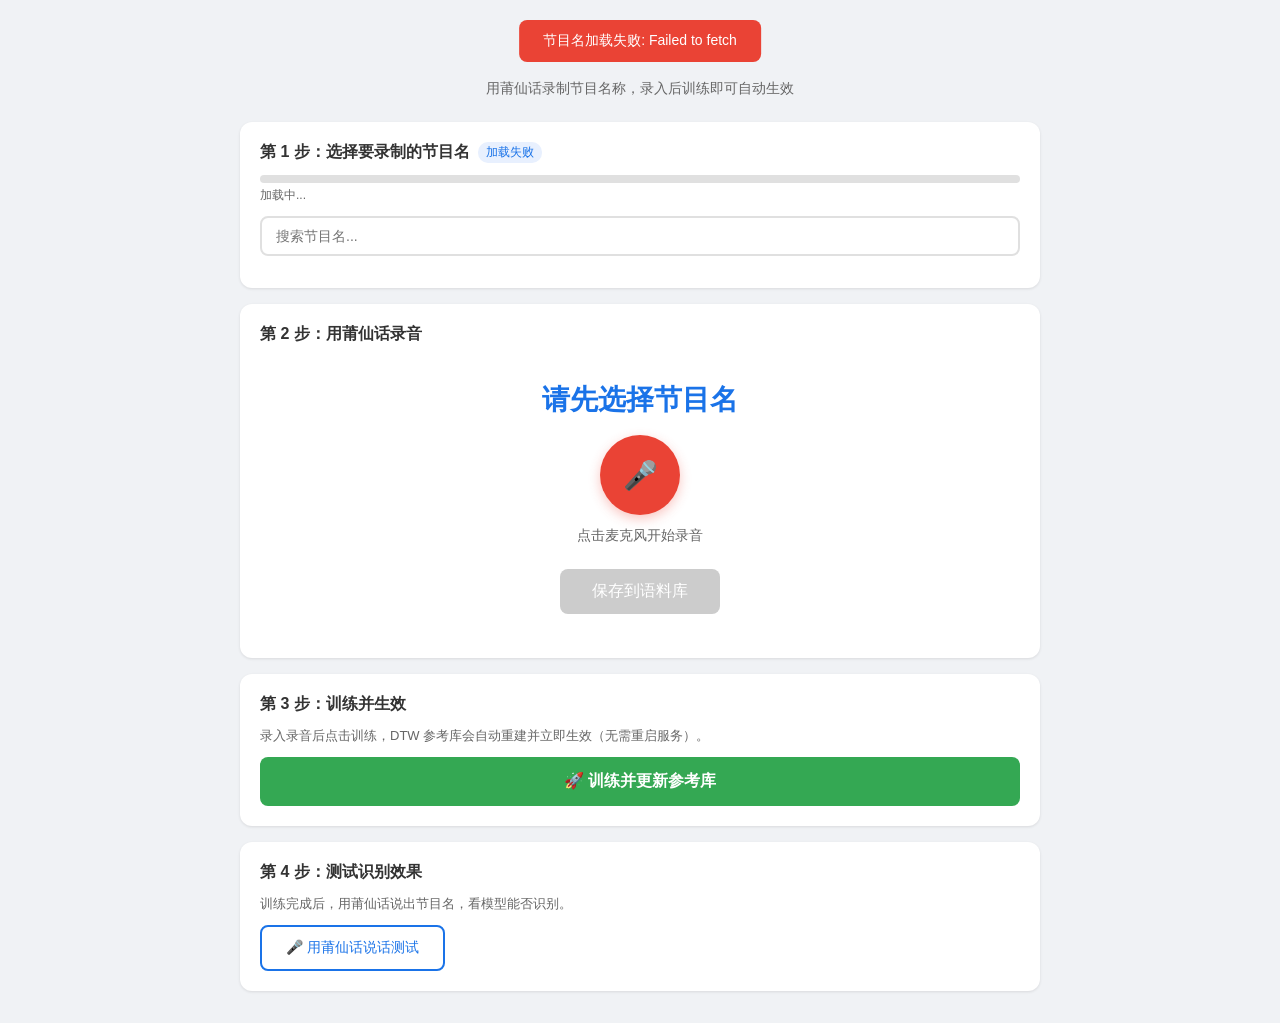
<file: record.html>
<!DOCTYPE html>
<html lang="zh-CN">
<head>
<meta charset="UTF-8">
<meta name="viewport" content="width=device-width, initial-scale=1.0">
<title>莆仙话语料录入</title>
<style>
* { margin: 0; padding: 0; box-sizing: border-box; }
body {
  font-family: -apple-system, "PingFang SC", "Noto Sans CJK SC", sans-serif;
  background: #f0f2f5; color: #333; min-height: 100vh; padding: 16px;
}
.container { max-width: 800px; margin: 0 auto; }
h1 { text-align: center; font-size: 24px; margin: 16px 0; color: #1a73e8; }
.subtitle { text-align: center; font-size: 14px; color: #666; margin-bottom: 24px; }

.section {
  background: #fff; border-radius: 12px; padding: 20px; margin-bottom: 16px;
  box-shadow: 0 1px 3px rgba(0,0,0,0.1);
}
.section-title {
  font-size: 16px; font-weight: 600; margin-bottom: 12px; color: #333;
  display: flex; align-items: center; gap: 8px;
}
.section-title .badge {
  background: #e8f0fe; color: #1a73e8; font-size: 12px;
  padding: 2px 8px; border-radius: 10px; font-weight: normal;
}

/* 待录制提醒 */
.alert-bar {
  background: #fff3cd; border: 1px solid #ffeaa7; border-radius: 8px;
  padding: 12px 16px; margin-bottom: 16px; font-size: 14px; color: #856404;
  display: none;
}
.alert-bar.show { display: block; }
.alert-bar strong { color: #d63384; }

/* 进度条 */
.progress-bar {
  width: 100%; height: 8px; background: #e0e0e0; border-radius: 4px;
  margin: 8px 0 4px; overflow: hidden;
}
.progress-fill {
  height: 100%; background: #34a853; border-radius: 4px;
  transition: width 0.5s ease;
}
.progress-text { font-size: 12px; color: #666; }

/* 节目名按钮网格 */
.program-grid {
  display: grid; grid-template-columns: repeat(auto-fill, minmax(130px, 1fr));
  gap: 8px;
}
.program-btn {
  padding: 10px 12px; border: 2px solid #e0e0e0; border-radius: 8px;
  background: #fff; cursor: pointer; font-size: 14px; color: #333;
  transition: all 0.2s; text-align: center; position: relative;
}
.program-btn:hover { border-color: #1a73e8; background: #f8fbff; }
.program-btn.selected {
  border-color: #1a73e8; background: #e8f0fe; color: #1a73e8;
  font-weight: 600; box-shadow: 0 2px 8px rgba(26,115,232,0.2);
}
.program-btn.trained { border-color: #34a853; }
.program-btn.trained::after {
  content: '✓'; position: absolute; top: 2px; right: 6px;
  font-size: 12px; color: #34a853;
}
.program-btn .count {
  font-size: 11px; color: #999; display: block; margin-top: 2px;
}
.program-btn.selected .count { color: #1a73e8; }
.program-btn .status {
  font-size: 10px; display: block; margin-top: 1px;
}
.status-recorded { color: #f9a825; }
.status-trained { color: #34a853; }
.status-none { color: #ccc; }

/* 录音区域 */
.record-area { text-align: center; padding: 24px 16px; }
.selected-display {
  font-size: 28px; font-weight: 700; color: #1a73e8; margin-bottom: 16px;
}
.record-btn {
  width: 80px; height: 80px; border-radius: 50%; border: none;
  background: #ea4335; color: #fff; font-size: 28px; cursor: pointer;
  transition: all 0.3s; box-shadow: 0 4px 12px rgba(234,67,53,0.3);
  display: inline-flex; align-items: center; justify-content: center;
}
.record-btn:hover { transform: scale(1.05); }
.record-btn.recording { background: #34a853; animation: pulse 1.5s infinite; }
@keyframes pulse {
  0%, 100% { box-shadow: 0 4px 12px rgba(52,168,83,0.3); }
  50% { box-shadow: 0 4px 24px rgba(52,168,83,0.6); }
}
.record-hint { margin-top: 12px; font-size: 14px; color: #666; }
.timer { font-size: 20px; font-weight: 600; color: #333; margin-top: 8px; }

.save-btn {
  margin-top: 16px; padding: 12px 32px; border: none; border-radius: 8px;
  background: #1a73e8; color: #fff; font-size: 16px; cursor: pointer;
  transition: all 0.2s;
}
.save-btn:hover { background: #1557b0; }
.save-btn:disabled { background: #ccc; cursor: not-allowed; }

/* 统计 */
.stats-row { display: flex; gap: 12px; margin: 12px 0; }
.stat-card {
  flex: 1; background: #f8fbff; border-radius: 8px; padding: 12px;
  text-align: center;
}
.stat-card .num { font-size: 28px; font-weight: 700; color: #1a73e8; }
.stat-card .label { font-size: 12px; color: #666; margin-top: 2px; }

/* 训练 */
.train-btn {
  padding: 14px 32px; border: none; border-radius: 8px;
  background: #34a853; color: #fff; font-size: 16px; cursor: pointer;
  width: 100%; transition: all 0.2s; font-weight: 600;
}
.train-btn:hover { background: #2d9244; }
.train-btn:disabled { background: #ccc; cursor: not-allowed; }
.train-result {
  margin-top: 12px; padding: 16px; border-radius: 8px;
  background: #e8f5e9; font-size: 14px; display: none;
}
.train-result.show { display: block; }
.train-result table { width: 100%; border-collapse: collapse; margin-top: 8px; }
.train-result th, .train-result td {
  text-align: left; padding: 4px 8px; border-bottom: 1px solid #c8e6c9;
  font-size: 13px;
}
.train-result th { color: #2e7d32; }

/* 测试 */
.test-btn {
  padding: 12px 24px; border: 2px solid #1a73e8; border-radius: 8px;
  background: #fff; color: #1a73e8; font-size: 14px; cursor: pointer;
  transition: all 0.2s;
}
.test-btn:hover { background: #e8f0fe; }
.test-btn.recording { background: #ea4335; color: #fff; border-color: #ea4335; }
.test-result {
  margin-top: 12px; padding: 16px; border-radius: 8px;
  background: #f5f5f5; font-size: 18px; text-align: center; display: none;
}
.test-result.show { display: block; }
.test-result .recognized { font-size: 24px; font-weight: 700; color: #1a73e8; }
.test-result .match { font-size: 14px; margin-top: 8px; }

.search-box {
  width: 100%; padding: 10px 14px; border: 2px solid #e0e0e0;
  border-radius: 8px; font-size: 14px; margin-bottom: 12px;
}
.search-box:focus { border-color: #1a73e8; outline: none; }

.toast {
  position: fixed; top: 20px; left: 50%; transform: translateX(-50%);
  padding: 12px 24px; border-radius: 8px; color: #fff; font-size: 14px;
  z-index: 9999; opacity: 0; transition: opacity 0.3s;
}
.toast.show { opacity: 1; }
.toast.success { background: #34a853; }
.toast.error { background: #ea4335; }
</style>
</head>
<body>
<div class="container">
  <h1>莆仙话语料录入</h1>
  <p class="subtitle">用莆仙话录制节目名称，录入后训练即可自动生效</p>

  <!-- 待录制提醒 -->
  <div class="alert-bar" id="alertBar"></div>

  <!-- 节目名选择 -->
  <div class="section">
    <div class="section-title">
      第 1 步：选择要录制的节目名
      <span class="badge" id="programCount">加载中...</span>
    </div>
    <div class="progress-bar"><div class="progress-fill" id="progressFill" style="width:0%"></div></div>
    <div class="progress-text" id="progressText">加载中...</div>
    <input type="text" class="search-box" id="searchBox" placeholder="搜索节目名..." style="margin-top:12px;">
    <div class="program-grid" id="programGrid"></div>
  </div>

  <!-- 录音区域 -->
  <div class="section">
    <div class="section-title">第 2 步：用莆仙话录音</div>
    <div class="record-area">
      <div class="selected-display" id="selectedDisplay">请先选择节目名</div>
      <button class="record-btn" id="recordBtn" disabled>🎤</button>
      <div class="record-hint" id="recordHint">点击麦克风开始录音</div>
      <div class="timer" id="timer"></div>
      <button class="save-btn" id="saveBtn" disabled>保存到语料库</button>
    </div>
  </div>

  <!-- 训练 -->
  <div class="section">
    <div class="section-title">第 3 步：训练并生效</div>
    <p style="font-size:13px;color:#666;margin-bottom:12px;">
      录入录音后点击训练，DTW 参考库会自动重建并立即生效（无需重启服务）。
    </p>
    <button class="train-btn" id="trainBtn">🚀 训练并更新参考库</button>
    <div class="train-result" id="trainResult"></div>
  </div>

  <!-- 测试识别 -->
  <div class="section">
    <div class="section-title">第 4 步：测试识别效果</div>
    <p style="font-size:13px;color:#666;margin-bottom:12px;">
      训练完成后，用莆仙话说出节目名，看模型能否识别。
    </p>
    <button class="test-btn" id="testBtn">🎤 用莆仙话说话测试</button>
    <div class="test-result" id="testResult"></div>
  </div>
</div>

<div class="toast" id="toast"></div>

<script>
// ==================== 配置 ====================
var _API_ORIGIN = window.location.protocol === 'https:'
  ? window.location.origin
  : window.location.origin.replace(/:\d+$/, '') + ':8520';
const API_BASE = _API_ORIGIN + '/api/v1';
const USER_ID = 'record_user_' + Math.random().toString(36).substr(2, 8);

let PROGRAMS = [];       // [{name, recorded_count, trained_count}]
let selectedProgram = null;
let mediaRecorder = null;
let audioChunks = [];
let audioBlob = null;
let recordStream = null;
let recordTimer = null;
let recordSeconds = 0;
let isRecording = false;

// ==================== 工具 ====================
function showToast(msg, type) {
  var toast = document.getElementById('toast');
  toast.textContent = msg;
  toast.className = 'toast show ' + (type || 'success');
  setTimeout(function() { toast.className = 'toast'; }, 2500);
}

// ==================== 加载节目名（动态） ====================
async function loadPrograms() {
  try {
    var resp = await fetch(API_BASE + '/programs');
    if (!resp.ok) throw new Error('HTTP ' + resp.status);
    var data = await resp.json();
    PROGRAMS = data.programs || [];
    var total = data.total || PROGRAMS.length;
    var recorded = data.recorded_programs || 0;
    var trained = data.trained_programs || 0;
    var unrecorded = data.unrecorded || [];

    document.getElementById('programCount').textContent = total + ' 个节目';
    var pct = total > 0 ? Math.round(recorded / total * 100) : 0;
    document.getElementById('progressFill').style.width = pct + '%';
    document.getElementById('progressText').textContent =
      recorded + '/' + total + ' 已录制 (' + pct + '%)，' + trained + ' 已训练';

    // 待录制提醒
    if (unrecorded.length > 0) {
      var bar = document.getElementById('alertBar');
      bar.className = 'alert-bar show';
      var display = unrecorded.length > 10
        ? unrecorded.slice(0, 10).join('、') + '...等 ' + unrecorded.length + ' 个'
        : unrecorded.join('、');
      bar.innerHTML = '<strong>待录制：</strong>' + display;
    }

    renderPrograms();
  } catch(e) {
    document.getElementById('programCount').textContent = '加载失败';
    showToast('节目名加载失败: ' + e.message, 'error');
  }
}

function renderPrograms(filter) {
  var grid = document.getElementById('programGrid');
  grid.innerHTML = '';
  var filtered = PROGRAMS;
  if (filter) {
    filtered = PROGRAMS.filter(function(p) {
      return p.name.indexOf(filter) >= 0;
    });
  }
  filtered.forEach(function(p) {
    var btn = document.createElement('button');
    btn.className = 'program-btn';
    if (p.name === selectedProgram) btn.classList.add('selected');
    if (p.trained_count > 0) btn.classList.add('trained');

    var statusText, statusClass;
    if (p.trained_count > 0) {
      statusText = '已训练 ' + p.trained_count;
      statusClass = 'status-trained';
    } else if (p.recorded_count > 0) {
      statusText = '已录 ' + p.recorded_count;
      statusClass = 'status-recorded';
    } else {
      statusText = '未录制';
      statusClass = 'status-none';
    }

    btn.innerHTML = p.name +
      '<span class="count">录' + p.recorded_count + ' / 训' + p.trained_count + '</span>' +
      '<span class="status ' + statusClass + '">' + statusText + '</span>';
    btn.onclick = function() { selectProgram(p.name); };
    grid.appendChild(btn);
  });
}

function selectProgram(name) {
  selectedProgram = name;
  document.getElementById('selectedDisplay').textContent = name;
  document.getElementById('recordBtn').disabled = false;
  renderPrograms(document.getElementById('searchBox').value);
}

// ==================== 录音 ====================
async function startRecording() {
  try {
    recordStream = await navigator.mediaDevices.getUserMedia({ audio: true });
    audioChunks = [];
    var mimeType = 'audio/webm;codecs=opus';
    if (!MediaRecorder.isTypeSupported(mimeType)) mimeType = 'audio/webm';
    if (!MediaRecorder.isTypeSupported(mimeType)) mimeType = 'audio/mp4';
    mediaRecorder = new MediaRecorder(recordStream, { mimeType: mimeType });
    mediaRecorder.ondataavailable = function(e) {
      if (e.data.size > 0) audioChunks.push(e.data);
    };
    mediaRecorder.onstop = function() {
      var type = mediaRecorder.mimeType || 'audio/webm';
      audioBlob = new Blob(audioChunks, { type: type });
      document.getElementById('saveBtn').disabled = false;
      document.getElementById('recordHint').textContent = '录音完成！点击"保存到语料库"';
    };
    mediaRecorder.start();
    isRecording = true;
    recordSeconds = 0;
    document.getElementById('recordBtn').textContent = '⏹';
    document.getElementById('recordBtn').classList.add('recording');
    document.getElementById('recordHint').textContent = '正在录音...再次点击停止';
    document.getElementById('saveBtn').disabled = true;
    recordTimer = setInterval(function() {
      recordSeconds++;
      document.getElementById('timer').textContent = recordSeconds + ' 秒';
    }, 1000);
  } catch(e) {
    showToast('无法访问麦克风: ' + e.message, 'error');
  }
}

function stopRecording() {
  if (mediaRecorder && mediaRecorder.state !== 'inactive') mediaRecorder.stop();
  if (recordStream) recordStream.getTracks().forEach(function(t) { t.stop(); });
  clearInterval(recordTimer);
  isRecording = false;
  document.getElementById('recordBtn').textContent = '🎤';
  document.getElementById('recordBtn').classList.remove('recording');
}

document.getElementById('recordBtn').onclick = function() {
  if (isRecording) stopRecording(); else startRecording();
};

// ==================== 保存录音（含标注 API） ====================
document.getElementById('saveBtn').onclick = async function() {
  if (!audioBlob || !selectedProgram) return;
  this.disabled = true;
  this.textContent = '保存中...';

  try {
    // 1. 保存录音
    var formData = new FormData();
    var ext = audioBlob.type.includes('webm') ? 'webm' : 'mp4';
    formData.append('audio', audioBlob, 'speech.' + ext);
    formData.append('provider', 'local');
    formData.append('language', 'auto');
    formData.append('save_recording', 'true');
    formData.append('consent', 'true');
    formData.append('user_id', USER_ID);

    var resp = await fetch(API_BASE + '/asr/transcribe', {
      method: 'POST', body: formData, signal: AbortSignal.timeout(60000)
    });
    if (!resp.ok) {
      var errBody = {};
      try { errBody = await resp.json(); } catch(e) {}
      throw new Error(errBody.detail || ('HTTP ' + resp.status));
    }
    var data = await resp.json();
    var recordingId = data.recording_id;
    if (!recordingId) throw new Error('未获取到录音 ID');

    // 2. 调用标注 API 写入 normalized_text（关键步骤）
    var labelResp = await fetch(API_BASE + '/recordings/' + recordingId + '/label?user_id=' + USER_ID, {
      method: 'POST',
      headers: { 'Content-Type': 'application/json' },
      body: JSON.stringify({ normalized_text: selectedProgram })
    });
    if (!labelResp.ok) console.warn('标注失败');

    // 3. 更新本地计数
    for (var i = 0; i < PROGRAMS.length; i++) {
      if (PROGRAMS[i].name === selectedProgram) {
        PROGRAMS[i].recorded_count++;
        break;
      }
    }
    renderPrograms(document.getElementById('searchBox').value);

    showToast('保存成功！' + selectedProgram + ' 已录入', 'success');
    audioBlob = null;
    document.getElementById('saveBtn').textContent = '保存到语料库';
    document.getElementById('recordHint').textContent = '点击麦克风开始录音';
    document.getElementById('timer').textContent = '';
  } catch(e) {
    showToast('保存失败: ' + e.message, 'error');
    this.disabled = false;
    this.textContent = '保存到语料库';
  }
};

// ==================== 训练（重建 DTW 参考库） ====================
document.getElementById('trainBtn').onclick = async function() {
  this.disabled = true;
  this.textContent = '训练中...';
  var resultDiv = document.getElementById('trainResult');
  resultDiv.className = 'train-result show';
  resultDiv.innerHTML = '正在重建 DTW 参考库...';

  try {
    var resp = await fetch(API_BASE + '/recordings/train', { method: 'POST' });
    if (!resp.ok) throw new Error('HTTP ' + resp.status);
    var data = await resp.json();

    var html = '<strong>训练完成！</strong> 参考库已热更新生效<br>';
    html += '总节目名: ' + data.total_programs + '，总参考条数: ' + data.total_refs;
    html += '（上限 ' + data.max_per_program + ' 条/节目名）<br>';
    html += '<table><tr><th>节目名</th><th>参考条数</th></tr>';
    var progs = data.programs || {};
    var sorted = Object.keys(progs).sort(function(a, b) { return progs[b] - progs[a]; });
    for (var i = 0; i < sorted.length; i++) {
      html += '<tr><td>' + sorted[i] + '</td><td>' + progs[sorted[i]] + '</td></tr>';
    }
    html += '</table>';
    resultDiv.innerHTML = html;
    showToast('训练完成！参考库已生效', 'success');

    // 刷新节目名状态
    await loadPrograms();
  } catch(e) {
    resultDiv.innerHTML = '<span style="color:#c62828;">训练失败: ' + e.message + '</span>';
  }
  this.disabled = false;
  this.textContent = '🚀 训练并更新参考库';
};

// ==================== 测试识别 ====================
var testMediaRecorder = null, testChunks = [], testStream = null, testIsRecording = false;

document.getElementById('testBtn').onclick = async function() {
  if (testIsRecording) {
    if (testMediaRecorder && testMediaRecorder.state !== 'inactive') testMediaRecorder.stop();
    if (testStream) testStream.getTracks().forEach(function(t) { t.stop(); });
    testIsRecording = false;
    this.classList.remove('recording');
    this.textContent = '🎤 用莆仙话说话测试';
    return;
  }
  try {
    testStream = await navigator.mediaDevices.getUserMedia({ audio: true });
    testChunks = [];
    var mimeType = 'audio/webm;codecs=opus';
    if (!MediaRecorder.isTypeSupported(mimeType)) mimeType = 'audio/webm';
    if (!MediaRecorder.isTypeSupported(mimeType)) mimeType = 'audio/mp4';
    testMediaRecorder = new MediaRecorder(testStream, { mimeType: mimeType });
    testMediaRecorder.ondataavailable = function(e) {
      if (e.data.size > 0) testChunks.push(e.data);
    };
    testMediaRecorder.onstop = async function() {
      var type = testMediaRecorder.mimeType || 'audio/webm';
      var blob = new Blob(testChunks, { type: type });
      var resultDiv = document.getElementById('testResult');
      resultDiv.className = 'test-result show';
      resultDiv.innerHTML = '识别中...';
      try {
        var ext = type.includes('webm') ? 'webm' : 'mp4';
        var formData = new FormData();
        formData.append('audio', blob, 'test.' + ext);
        formData.append('provider', 'local');
        formData.append('language', 'putian');
        formData.append('scene', 'program_search');
        formData.append('enable_candidates', 'true');
        formData.append('save_recording', 'false');
        formData.append('consent', 'false');
        formData.append('user_id', USER_ID);
        var resp = await fetch(API_BASE + '/asr/transcribe', {
          method: 'POST', body: formData, signal: AbortSignal.timeout(30000)
        });
        var data = await resp.json();
        var text = data.text || '(未识别到内容)';
        var norm = data.normalized_text || '';
        var candidates = data.candidates || [];
        var html = '<div class="recognized">' + text + '</div>';
        if (norm && norm !== text) html += '<div class="match">匹配节目: ' + norm + '</div>';
        if (candidates && candidates.length > 0)
          html += '<div class="match">候选: ' + candidates.map(function(c){return c.text||c;}).join('、') + '</div>';
        resultDiv.innerHTML = html;
      } catch(e) {
        resultDiv.innerHTML = '<div style="color:#ea4335;">识别失败: ' + e.message + '</div>';
      }
    };
    testMediaRecorder.start();
    testIsRecording = true;
    this.classList.add('recording');
    this.textContent = '⏹ 停止并识别';
    document.getElementById('testResult').className = 'test-result';
  } catch(e) {
    showToast('无法访问麦克风: ' + e.message, 'error');
  }
};

// ==================== 搜索 ====================
document.getElementById('searchBox').oninput = function() { renderPrograms(this.value); };

// ==================== 初始化 ====================
loadPrograms();
</script>
</body>
</html>
</file>
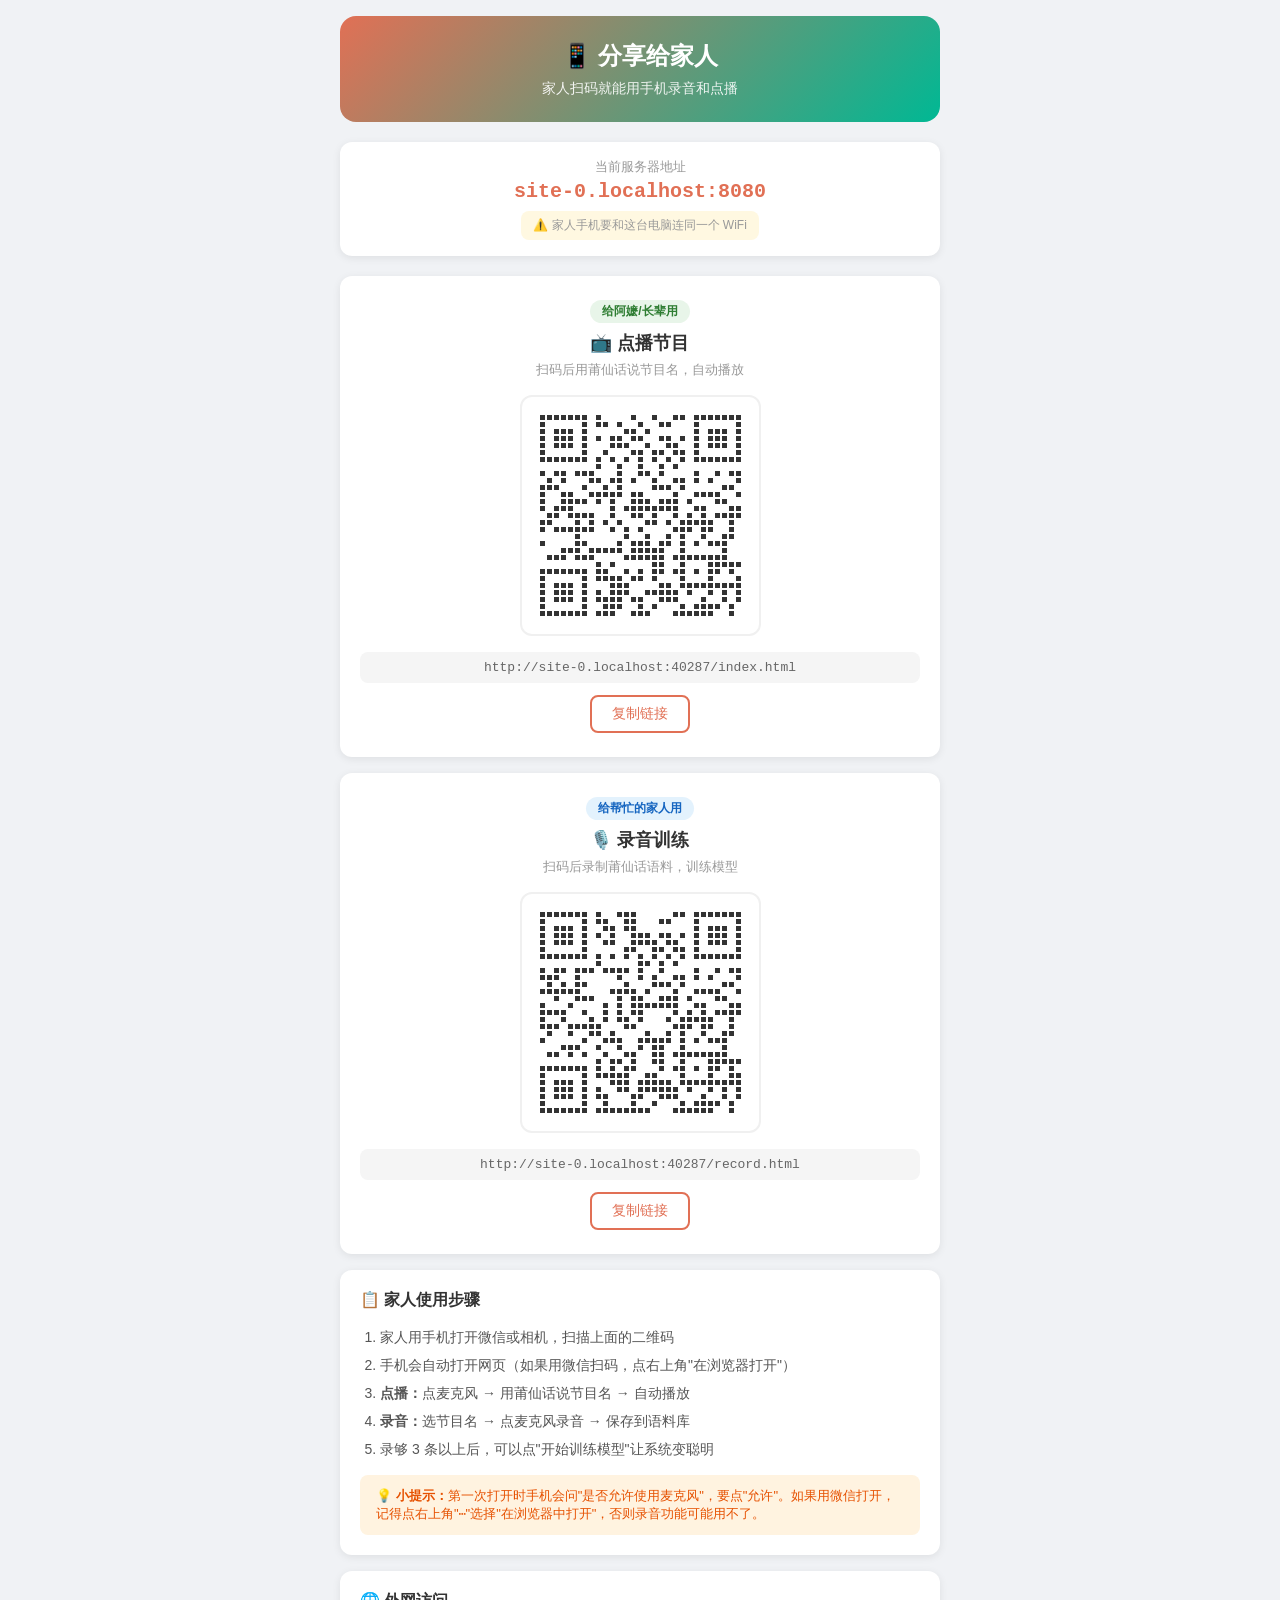
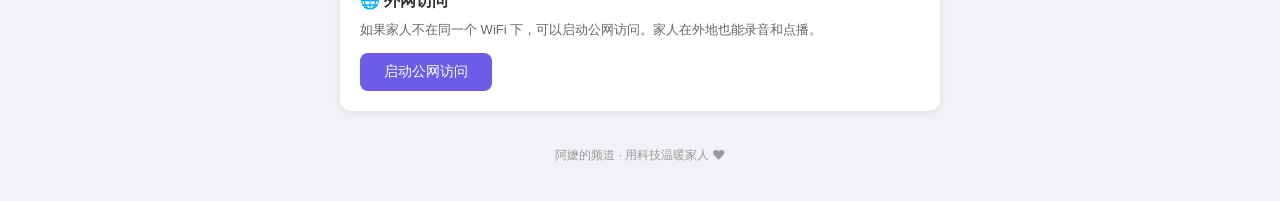
<file: share.html>
<!DOCTYPE html>
<html lang="zh-CN">
<head>
<meta charset="UTF-8">
<meta name="viewport" content="width=device-width, initial-scale=1.0">
<title>分享给家人 - 阿嬷的频道</title>
<style>
* { margin: 0; padding: 0; box-sizing: border-box; }
body {
  font-family: -apple-system, "PingFang SC", "Noto Sans CJK SC", sans-serif;
  background: #f0f2f5; color: #333; min-height: 100vh; padding: 16px;
}
.container { max-width: 600px; margin: 0 auto; }

/* 头部 */
.header {
  text-align: center; padding: 24px 16px; margin-bottom: 20px;
  background: linear-gradient(135deg, #e17055, #00b894);
  border-radius: 16px; color: #fff;
}
.header h1 { font-size: 24px; margin-bottom: 8px; }
.header p { font-size: 14px; opacity: 0.9; }

/* IP 显示 */
.ip-box {
  background: #fff; border-radius: 12px; padding: 16px; margin-bottom: 20px;
  text-align: center; box-shadow: 0 2px 8px rgba(0,0,0,0.08);
}
.ip-box .label { font-size: 13px; color: #999; margin-bottom: 4px; }
.ip-box .ip { font-size: 20px; font-weight: 700; color: #e17055; font-family: monospace; }
.ip-box .wifi-hint {
  font-size: 12px; color: #999; margin-top: 8px;
  padding: 6px 12px; background: #fff8e1; border-radius: 8px; display: inline-block;
}

/* 二维码卡片 */
.qr-card {
  background: #fff; border-radius: 12px; padding: 24px 20px; margin-bottom: 16px;
  box-shadow: 0 2px 8px rgba(0,0,0,0.08); text-align: center;
}
.qr-card h2 { font-size: 18px; margin-bottom: 6px; }
.qr-card .desc { font-size: 13px; color: #999; margin-bottom: 16px; }
.qr-card .qr-wrap {
  display: inline-block; padding: 16px; background: #fff;
  border: 2px solid #f0f0f0; border-radius: 12px;
}
.qr-card .qr-wrap table { margin: 0 auto; }
.qr-card .qr-wrap td {
  width: 5px; height: 5px; padding: 0; margin: 0;
}
.qr-card .qr-wrap td.on { background: #333; }
.qr-card .qr-wrap td.off { background: #fff; }
.qr-card .url-display {
  margin-top: 12px; font-size: 13px; color: #666; font-family: monospace;
  word-break: break-all; padding: 8px 12px; background: #f5f5f5; border-radius: 8px;
}
.qr-card .tag {
  display: inline-block; font-size: 12px; font-weight: 600;
  padding: 3px 12px; border-radius: 20px; margin-bottom: 8px;
}
.qr-card .tag.elder { background: #e8f5e9; color: #2e7d32; }
.qr-card .tag.helper { background: #e3f2fd; color: #1565c0; }

/* 复制按钮 */
.copy-btn {
  margin-top: 12px; padding: 8px 20px; border: 2px solid #e17055;
  border-radius: 8px; background: #fff; color: #e17055;
  font-size: 14px; cursor: pointer; transition: all 0.2s;
}
.copy-btn:hover { background: #e17055; color: #fff; }
.copy-btn.copied { background: #00b894; border-color: #00b894; color: #fff; }

/* 说明 */
.instructions {
  background: #fff; border-radius: 12px; padding: 20px; margin-bottom: 16px;
  box-shadow: 0 2px 8px rgba(0,0,0,0.08);
}
.instructions h2 { font-size: 16px; margin-bottom: 12px; color: #333; }
.instructions ol { padding-left: 20px; }
.instructions li { font-size: 14px; line-height: 2; color: #555; }
.instructions .tip {
  margin-top: 12px; padding: 12px 16px; background: #fff3e0;
  border-radius: 8px; font-size: 13px; color: #e65100;
}

/* 公网访问 */
.tunnel-section {
  background: #fff; border-radius: 12px; padding: 20px; margin-bottom: 16px;
  box-shadow: 0 2px 8px rgba(0,0,0,0.08);
}
.tunnel-section h2 { font-size: 16px; margin-bottom: 8px; }
.tunnel-section p { font-size: 13px; color: #666; margin-bottom: 12px; line-height: 1.6; }
.tunnel-btn {
  padding: 10px 24px; border: none; border-radius: 8px;
  background: #6c5ce7; color: #fff; font-size: 14px; cursor: pointer;
  transition: all 0.2s;
}
.tunnel-btn:hover { background: #5f3dc4; }
.tunnel-btn:disabled { background: #ccc; cursor: not-allowed; }
.tunnel-status {
  margin-top: 12px; padding: 12px; border-radius: 8px; font-size: 13px;
  display: none;
}
.tunnel-status.show { display: block; }
.tunnel-status.success { background: #e8f5e9; color: #2e7d32; }
.tunnel-status.error { background: #fce4ec; color: #c62828; }
.tunnel-url {
  margin-top: 8px; font-size: 14px; font-weight: 600; color: #6c5ce7;
  font-family: monospace; word-break: break-all;
}

footer { text-align: center; padding: 20px; color: #999; font-size: 12px; }
</style>
</head>
<body>
<div class="container">

  <div class="header">
    <h1>📱 分享给家人</h1>
    <p>家人扫码就能用手机录音和点播</p>
  </div>

  <!-- IP 信息 -->
  <div class="ip-box">
    <div class="label">当前服务器地址</div>
    <div class="ip" id="serverIp">检测中...</div>
    <div class="wifi-hint">⚠️ 家人手机要和这台电脑连同一个 WiFi</div>
  </div>

  <!-- 点播页二维码 -->
  <div class="qr-card">
    <span class="tag elder">给阿嬷/长辈用</span>
    <h2>📺 点播节目</h2>
    <p class="desc">扫码后用莆仙话说节目名，自动播放</p>
    <div class="qr-wrap" id="qrPlay"></div>
    <div class="url-display" id="urlPlay"></div>
    <button class="copy-btn" onclick="copyUrl('play')">复制链接</button>
  </div>

  <!-- 录音页二维码 -->
  <div class="qr-card">
    <span class="tag helper">给帮忙的家人用</span>
    <h2>🎙️ 录音训练</h2>
    <p class="desc">扫码后录制莆仙话语料，训练模型</p>
    <div class="qr-wrap" id="qrRecord"></div>
    <div class="url-display" id="urlRecord"></div>
    <button class="copy-btn" onclick="copyUrl('record')">复制链接</button>
  </div>

  <!-- 使用说明 -->
  <div class="instructions">
    <h2>📋 家人使用步骤</h2>
    <ol>
      <li>家人用手机打开微信或相机，扫描上面的二维码</li>
      <li>手机会自动打开网页（如果用微信扫码，点右上角"在浏览器打开"）</li>
      <li><strong>点播：</strong>点麦克风 → 用莆仙话说节目名 → 自动播放</li>
      <li><strong>录音：</strong>选节目名 → 点麦克风录音 → 保存到语料库</li>
      <li>录够 3 条以上后，可以点"开始训练模型"让系统变聪明</li>
    </ol>
    <div class="tip">
      💡 <strong>小提示：</strong>第一次打开时手机会问"是否允许使用麦克风"，要点"允许"。如果用微信打开，记得点右上角"⋯"选择"在浏览器中打开"，否则录音功能可能用不了。
    </div>
  </div>

  <!-- 公网访问 -->
  <div class="tunnel-section" id="tunnelSection">
    <h2>🌐 外网访问</h2>
    <p id="tunnelDesc">如果家人不在同一个 WiFi 下，可以启动公网访问。家人在外地也能录音和点播。</p>
    <div id="tunnelActiveBanner" style="display:none;padding:12px;background:#e8f5e9;border-radius:8px;margin-bottom:12px;">
      ✅ <strong>公网已开启！</strong>当前页面就是公网地址，把二维码发给家人，他们在任何地方都能扫码使用。
    </div>
    <button class="tunnel-btn" id="tunnelBtn" onclick="startTunnel()">启动公网访问</button>
    <div class="tunnel-status" id="tunnelStatus"></div>
  </div>

  <footer>
    阿嬷的频道 · 用科技温暖家人 ❤
  </footer>

</div>

<script src="qrcode.min.js"></script>
<script>
// ==================== 生成二维码 ====================
var baseUrl = window.location.origin;
var playUrl = baseUrl + '/index.html';
var recordUrl = baseUrl + '/record.html';
var isPublicTunnel = window.location.protocol === 'https:';

// 显示 URL
document.getElementById('urlPlay').textContent = playUrl;
document.getElementById('urlRecord').textContent = recordUrl;

// 显示 IP / 公网地址
if (isPublicTunnel) {
  document.getElementById('serverIp').textContent = window.location.hostname;
  document.querySelector('.ip-box .wifi-hint').textContent = '✅ 公网已开启，家人在任何地方都能访问';
  document.querySelector('.ip-box .wifi-hint').style.background = '#e8f5e9';
  document.querySelector('.ip-box .wifi-hint').style.color = '#2e7d32';
  // 显示公网已开启横幅
  document.getElementById('tunnelActiveBanner').style.display = 'block';
  document.getElementById('tunnelBtn').style.display = 'none';
  document.getElementById('tunnelDesc').textContent = '当前已通过公网访问。家人扫码即可使用，无需在同一 WiFi 下。';
} else {
  document.getElementById('serverIp').textContent = window.location.hostname + ':8080';
}

// 生成点播页二维码
function makeQR(containerId, text) {
  var qr = qrcode(0, 'M');  // type 0 = auto, error correction M
  qr.addData(text);
  qr.make();

  var container = document.getElementById(containerId);
  var count = qr.getModuleCount();
  var html = '<table>';
  for (var r = 0; r < count; r++) {
    html += '<tr>';
    for (var c = 0; c < count; c++) {
      var isDark = qr.isDark(r, c);
      html += '<td class="' + (isDark ? 'on' : 'off') + '"></td>';
    }
    html += '</tr>';
  }
  html += '</table>';
  container.innerHTML = html;
}

makeQR('qrPlay', playUrl);
makeQR('qrRecord', recordUrl);

// ==================== 复制链接 ====================
function copyUrl(type) {
  var url = type === 'play' ? playUrl : recordUrl;
  var btn = event.target;

  // 尝试使用 clipboard API
  if (navigator.clipboard) {
    navigator.clipboard.writeText(url).then(function() {
      btn.textContent = '已复制!';
      btn.classList.add('copied');
      setTimeout(function() {
        btn.textContent = '复制链接';
        btn.classList.remove('copied');
      }, 2000);
    }).catch(function() {
      fallbackCopy(url, btn);
    });
  } else {
    fallbackCopy(url, btn);
  }
}

function fallbackCopy(url, btn) {
  var textarea = document.createElement('textarea');
  textarea.value = url;
  textarea.style.position = 'fixed';
  textarea.style.opacity = '0';
  document.body.appendChild(textarea);
  textarea.select();
  try {
    document.execCommand('copy');
    btn.textContent = '已复制!';
    btn.classList.add('copied');
    setTimeout(function() {
      btn.textContent = '复制链接';
      btn.classList.remove('copied');
    }, 2000);
  } catch(e) {
    alert('复制失败，请手动复制: ' + url);
  }
  document.body.removeChild(textarea);
}

// ==================== 公网访问 (Cloudflare Tunnel) ====================
function startTunnel() {
  var btn = document.getElementById('tunnelBtn');
  var status = document.getElementById('tunnelStatus');

  btn.disabled = true;
  btn.textContent = '正在启动...';
  status.className = 'tunnel-status show';
  status.innerHTML = '正在创建公网链接，请稍候...';

  // 调用后端 API 启动 tunnel（通过反向代理端口 9090）
  var apiBase = window.location.origin.replace(/:\d+$/, '') + ':8520/api/v1';

  fetch(apiBase + '/tunnel/start', {
    method: 'POST',
    headers: { 'Content-Type': 'application/json' },
    body: JSON.stringify({
      port: 9090
    }),
    signal: AbortSignal.timeout(30000)
  })
  .then(function(resp) {
    if (!resp.ok) throw new Error('启动失败');
    return resp.json();
  })
  .then(function(data) {
    if (data.url) {
      var tunnelUrl = data.url;
      // 确保包含 record.html
      var tunnelRecord = tunnelUrl + (tunnelUrl.endsWith('/') ? '' : '/') + 'record.html';
      var tunnelPlay = tunnelUrl + (tunnelUrl.endsWith('/') ? '' : '/') + 'index.html';

      status.className = 'tunnel-status show success';
      status.innerHTML =
        '✅ 公网链接已创建！把下面的链接发给家人：' +
        '<div class="tunnel-url">点播: ' + tunnelPlay + '</div>' +
        '<div class="tunnel-url">录音: ' + tunnelRecord + '</div>' +
        '<p style="margin-top:8px;font-size:12px;color:#999;">家人在任何地方用手机打开就能用</p>';

      // 更新二维码为公网链接
      makeQR('qrPlay', tunnelPlay);
      makeQR('qrRecord', tunnelRecord);
      document.getElementById('urlPlay').textContent = tunnelPlay;
      document.getElementById('urlRecord').textContent = tunnelRecord;

      btn.textContent = '公网已开启';
    } else {
      throw new Error(data.error || '未获取到公网链接');
    }
  })
  .catch(function(err) {
    status.className = 'tunnel-status show error';
    status.innerHTML =
      '❌ 公网访问启动失败: ' + err.message + '<br>' +
      '<span style="font-size:12px;">请确认已安装 cloudflared：<code>brew install cloudflared</code></span>';
    btn.disabled = false;
    btn.textContent = '重试';
  });
}
</script>
</body>
</html>
</file>
